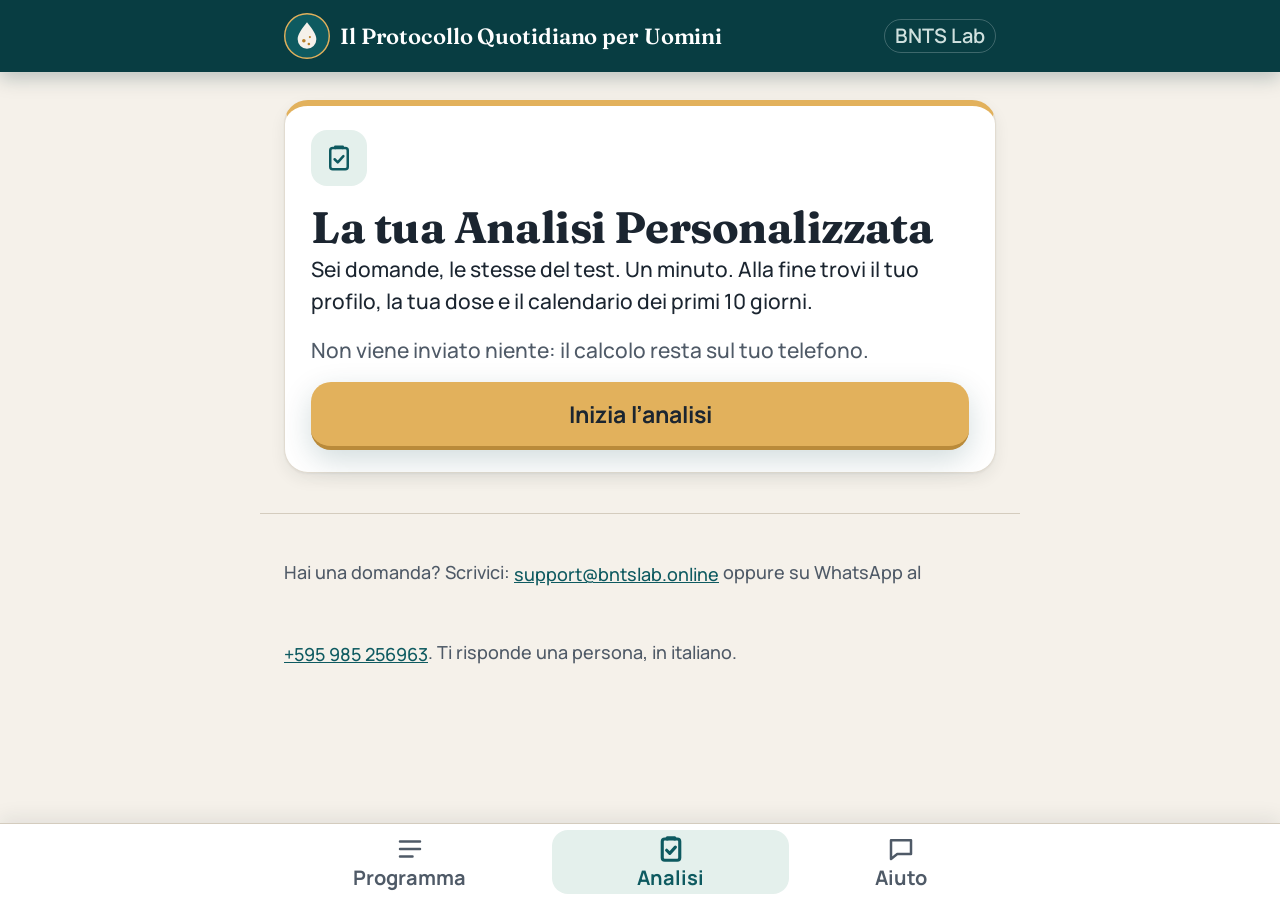
<file: analisi/index.html>
<!DOCTYPE html>
<!--
  LA TUA ANALISI PERSONALIZZATA (area membri, v3: mesmo design system do index.html via ../app.css). Pagina unica pra celular.
  JS puro, zero rede, zero lib. Nada e enviado: o calculo roda no aparelho.
  6 perguntas = as mesmas do quiz (s1 eta, s2 fumo, s4 attivita, s11 alcol, s12 diagnosi, s14 sonno), texto e opcoes identicos.
  Resultado: perfil A/B/C/D + dose + calendario dos primeiros 10 dias (datas a partir de hoje) + 3 dicas.
  localStorage: so pra reabrir no resultado ('analisi-v2') e pra contar no progresso da home ('analisi_fatta'=1); tudo em try/catch.
  Regras de perfil (mesmas do PDF, pag. 5): D = 65+ ou diagnosi "Si, uno o piu" · C = 45-64 · B = ate 44 com >=1 fattore
  (fumo tutti i giorni/in compagnia, alcol regolarmente, sonno < 5 ore, sedentario) · A = ate 44 senza fattori.
  VERSAO DO CACHE: o token 20260927b do ../app.css?v= acompanha o sw.js (LEIA-ME, secao 5).
-->
<html lang="it">
<head>
<meta charset="utf-8">
<meta name="viewport" content="width=device-width, initial-scale=1, viewport-fit=cover">
<meta name="color-scheme" content="light">
<meta name="theme-color" content="#083D42">
<title>La tua Analisi Personalizzata</title>
<meta name="description" content="Sei domande, un minuto: il tuo profilo, la tua dose e il calendario dei primi 10 giorni.">
<meta name="robots" content="noindex,nofollow">
<meta name="referrer" content="no-referrer">
<meta name="apple-mobile-web-app-capable" content="yes">
<meta name="mobile-web-app-capable" content="yes">
<meta name="apple-mobile-web-app-title" content="Il Protocollo">
<meta name="apple-mobile-web-app-status-bar-style" content="black-translucent">
<link rel="manifest" href="../manifest.webmanifest">
<link rel="apple-touch-icon" href="../img/apple-touch-icon.png">
<link rel="icon" type="image/png" sizes="192x192" href="../img/icon-192.png">
<link rel="stylesheet" href="../app.css?v=20260927b">
</head>
<body>

<header class="topbar">
  <div class="wrap topbar-in">
    <svg class="logo" viewBox="0 0 64 64" aria-hidden="true" focusable="false">
      <circle cx="32" cy="32" r="31" fill="#0E5A60" stroke="#E2B15C" stroke-width="2"/>
      <path d="M32 13c-7.5 9.6-13 16.6-13 23.6a13 13 0 0 0 26 0c0-7-5.5-14-13-23.6z" fill="#F5F1EA"/>
      <circle cx="27.6" cy="38.5" r="2.5" fill="#B9802A"/>
      <circle cx="34.6" cy="43.2" r="1.8" fill="#B9802A"/>
      <circle cx="36" cy="33.5" r="1.5" fill="#B9802A"/>
    </svg>
    <p class="wordmark">Il Protocollo Quotidiano per Uomini</p>
    <p class="wordmark-lab">BNTS Lab</p>
  </div>
</header>

<main>

  <!-- 0. Intro -->
  <section id="intro" class="screen" aria-labelledby="titolo">
    <div class="wrap">
      <div class="card intro-card">
        <span class="intro-icon" aria-hidden="true"><svg class="ico" viewBox="0 0 24 24" focusable="false"><rect x="5" y="4" width="14" height="17" rx="2"/><path d="M9 4V3h6v1"/><path d="m8.5 13 2.5 2.5 4.5-5"/></svg></span>
        <h1 id="titolo">La tua Analisi Personalizzata</h1>
        <p class="lead">Sei domande, le stesse del test. Un minuto. Alla fine trovi il tuo profilo, la tua dose e il calendario dei primi 10 giorni.</p>
        <p class="muted">Non viene inviato niente: il calcolo resta sul tuo telefono.</p>
        <button type="button" class="btn btn-gold btn-lg" id="start">Inizia l’analisi</button>
      </div>
    </div>
  </section>

  <!-- 1-6. Domande (una per schermata) -->
  <section id="quiz" class="screen" aria-labelledby="qtitle" hidden>
    <div class="wrap">
      <p class="progress">Domanda <span id="qn">1</span> di 6</p>
      <div class="bar" aria-hidden="true"><i id="barfill"></i></div>
      <div class="card q-card">
        <h2 id="qtitle" tabindex="-1"></h2>
        <div id="opts" role="group" aria-labelledby="qtitle"></div>
      </div>
      <button type="button" class="link" id="back" hidden>&#8592; Torna alla domanda precedente</button>
    </div>
  </section>

  <!-- 7. Risultato -->
  <section id="result" class="screen result" aria-labelledby="rtitle" hidden>
    <div class="wrap">
      <h1 id="rtitle">Ecco la tua analisi</h1>

      <div class="card top-teal" id="profcard">
        <p class="kicker">Il tuo profilo</p>
        <p class="profile"><span class="profile-letter" id="pletter"></span><span class="profile-name" id="pname"></span></p>
        <p class="profile-why" id="pwhy"></p>
      </div>

      <div class="card">
        <h3>La tua dose &middot; un bicchiere da 250 ml</h3>
        <table>
          <tbody>
            <tr><td>Acqua tiepida</td><td>250 ml<small>non bollente</small></td></tr>
            <tr><td>Bicarbonato di sodio</td><td id="d-bic"></td></tr>
            <tr><td>Succo di limone</td><td id="d-lim"></td></tr>
            <tr><td>Zenzero fresco grattugiato</td><td id="d-zen"></td></tr>
            <tr><td>&hellip;oppure zenzero in polvere</td><td id="d-zenp"></td></tr>
            <tr><td>Curcuma in polvere</td><td id="d-cur"></td></tr>
          </tbody>
        </table>
      </div>

      <div class="notice">
        <p><strong>Quando:</strong> al mattino appena sveglio, 30–60 minuti prima di colazione. Oppure la sera, almeno 2 ore dopo cena. A 2 ore da qualsiasi farmaco.</p>
        <p><strong>Quante volte:</strong> un bicchiere ogni 3 giorni. Mai due giorni di fila. Mai più di mezzo cucchiaino di bicarbonato.</p>
      </div>

      <div class="card">
        <h3>I tuoi primi 10 giorni</h3>
        <p>A partire da oggi. I giorni colorati sono quelli del bicchiere: 1, 4, 7 e 10.</p>
        <ol class="cal" id="cal"></ol>
      </div>

      <div class="card top-ocre">
        <h3>Tre consigli per il tuo profilo</h3>
        <ol class="tips" id="tips"></ol>
      </div>

      <div id="extra"></div>

      <p>La ricetta passo dopo passo, i 7 errori da evitare e la pagina «Chi deve parlare col medico prima» li trovi nel PDF <strong>Il Protocollo del Bicarbonato</strong>, nell’area membri.</p>

      <div class="result-actions">
        <a class="btn btn-gold btn-lg" href="../index.html" id="torna">Torna al programma</a>
        <button type="button" class="btn btn-ocre" id="redo">Rifai l’analisi</button>
      </div>
    </div>
  </section>

</main>

<footer class="analisi-footer">
  <div class="wrap legal">
    <p>Hai una domanda? Scrivici: <a href="mailto:support@bntslab.online">support@bntslab.online</a> oppure su WhatsApp al <a href="https://wa.me/595985256963" rel="noopener">+595 985 256963</a>. Ti risponde una persona, in italiano.</p>
  </div>
</footer>

<!-- Barra de abas fixa (a mesma do programma; aqui "Analisi" e a aba ativa) -->
<nav class="tabbar" aria-label="Navigazione principale">
  <div class="tabbar-in">
    <a class="tab" href="../index.html" data-tab="programma">
      <svg class="ico" viewBox="0 0 24 24" aria-hidden="true" focusable="false"><path d="M4 6h16M4 12h16M4 18h10"/></svg>
      <span class="tab-label">Programma</span>
    </a>
    <a class="tab is-active" href="#intro" data-tab="analisi" aria-current="page">
      <svg class="ico" viewBox="0 0 24 24" aria-hidden="true" focusable="false"><rect x="5" y="4" width="14" height="17" rx="2"/><path d="M9 4V3h6v1"/><path d="m8.5 13 2.5 2.5 4.5-5"/></svg>
      <span class="tab-label">Analisi</span>
    </a>
    <a class="tab" href="../index.html#aiuto" data-tab="aiuto">
      <svg class="ico" viewBox="0 0 24 24" aria-hidden="true" focusable="false"><path d="M4 5h16v11H9l-5 4z"/></svg>
      <span class="tab-label">Aiuto</span>
    </a>
  </div>
</nav>

<script>
/* Tutto in un'unica funzione. Nessuna richiesta di rete. localStorage solo per riaprire sul risultato e per il progresso della home: in try/catch, opzionale. */
(function () {
  'use strict';
  var KEY = 'analisi-v2';
  var KEY_FATTA = 'analisi_fatta'; /* letto da ../index.html (hero "X di 8 completati") */

  /* Le 6 domande: testo e opzioni IDENTICI al quiz (s1, s2, s4, s11, s12, s14), nello stesso ordine. */
  var Q = [
    { id: 'eta',      title: 'Per personalizzare la tua ricetta, seleziona la tua età:', opts: ['65+', '55–64', '45–54', '35–44', 'Meno di 35 anni'] },
    { id: 'fumo',     title: 'Fumi?', opts: ['Sì, tutti i giorni', 'Sì, solo in compagnia', 'No, ma fumavo prima', 'Non fumo'] },
    { id: 'sport',    title: 'Fai attività fisica regolarmente?', opts: ['No, sono sedentario', 'Da 1 a 2 volte a settimana', 'Da 3 a 5 volte a settimana', 'Tutti i giorni'] },
    { id: 'alcol',    title: 'Bevi alcolici?', opts: ['Sì, regolarmente', 'Ogni tanto', 'Raramente', 'Non bevo'] },
    { id: 'diagnosi', title: 'Ti hanno mai diagnosticato uno di questi problemi: diabete, pressione alta o colesterolo alto?', opts: ['Sì, uno o più', 'Non ne sono sicuro', 'No, nessuno dei tre'] },
    { id: 'sonno',    title: 'Quante ore dormi a notte?', opts: ['Meno di 5 ore', 'Tra 5 e 7 ore', 'Tra 7 e 9 ore', 'Più di 9 ore'] }
  ];

  var PROFILI = {
    A: { nome: 'Base',     bic: '1/2 cucchiaino raso', bicg: 'circa 2,5 g', lim: '1/2 limone',      zen: '1 cm', zenc: 'circa 1 cucchiaino',  zenp: '1/2 cucchiaino', cur: '1/4 di cucchiaino',
         tips: ['La ricetta base così com’è: non aggiungere niente per «fare di più».',
                'Scegli l’orario, mattino o sera, e tienilo per tutti i 30 giorni.',
                'Nei giorni di pausa: acqua durante la giornata e, se puoi, una camminata.'] },
    B: { nome: 'Attivo',   bic: '1/2 cucchiaino raso', bicg: 'circa 2,5 g', lim: '1 limone intero', zen: '2 cm', zenc: 'circa 2 cucchiaini', zenp: '1 cucchiaino',   cur: '1/2 cucchiaino',
         tips: ['Dose piena di limone, zenzero e curcuma: non ridurla.',
                'La sera del bicchiere, niente alcol. Il giorno dopo fai come vuoi.',
                'Se fumi: la prima sigaretta dopo colazione, mai prima del bicchiere.'] },
    C: { nome: 'Maturo',   bic: '1/2 cucchiaino raso', bicg: 'circa 2,5 g', lim: '1 limone intero', zen: '2 cm', zenc: 'circa 2 cucchiaini', zenp: '1 cucchiaino',   cur: '1/2 cucchiaino',
         tips: ['Dose piena di limone, zenzero e curcuma; bicarbonato sempre mezzo cucchiaino.',
                'Il primo bicchiere in un giorno tranquillo, a casa. Dal secondo, orario fisso.',
                'Se non misuri la pressione da più di un anno, misurala in farmacia prima di iniziare. Se è alta, passi al profilo D.'] },
    D: { nome: 'Delicato', bic: '1/4 di cucchiaino',   bicg: 'circa 1,2 g', lim: '1/2 limone',      zen: '1 cm', zenc: 'circa 1 cucchiaino',  zenp: '1/2 cucchiaino', cur: '1/4 di cucchiaino',
         tips: ['Bicarbonato a un quarto di cucchiaino: è la tua dose, non serve di più.',
                'Prima del primo bicchiere leggi la pagina 9 del Protocollo. Se prendi farmaci, chiedi al farmacista quando metterlo (a 2 ore di distanza).',
                'Pillole al mattino? Il bicchiere la sera, 2 ore dopo cena. Pillole la sera? Il bicchiere al mattino.'] }
  };

  /* a = indice della risposta per ogni domanda (0 = prima opzione). Ritorna { p, perche, fattori } */
  function calcola(a) {
    var eta = a.eta, diag = a.diagnosi === 0;
    var fattori = [];
    if (a.fumo === 0 || a.fumo === 1) fattori.push('fumo');
    if (a.alcol === 0) fattori.push('alcol regolare');
    if (a.sonno === 0) fattori.push('meno di 5 ore di sonno');
    if (a.sport === 0) fattori.push('vita sedentaria');
    if (eta === 0 || diag) {
      var m = [];
      if (eta === 0) m.push('hai 65 anni o più');
      if (diag) m.push('hai una diagnosi di pressione alta, diabete o colesterolo alto');
      return { p: 'D', perche: 'Perché ' + m.join(' e ') + '. Il bicarbonato scende a un quarto di cucchiaino: è la dose giusta per te.', fattori: fattori };
    }
    if (eta === 1 || eta === 2) return { p: 'C', perche: 'Perché hai tra 45 e 64 anni. Limone, zenzero e curcuma a dose piena; bicarbonato base.', fattori: fattori };
    if (fattori.length) return { p: 'B', perche: 'Perché hai meno di 45 anni e almeno un fattore che conta: ' + fattori.join(', ') + '. Limone, zenzero e curcuma a dose piena.', fattori: fattori };
    return { p: 'A', perche: 'Perché hai meno di 45 anni e nessuno dei quattro fattori (fumo, alcol regolare, poco sonno, vita sedentaria). La ricetta base così com’è.', fattori: fattori };
  }
  window.AnalisiCalc = calcola; /* esposto solo per il test automatico (_tool/valida.mjs) */

  var GIORNI = ['Domenica', 'Lunedì', 'Martedì', 'Mercoledì', 'Giovedì', 'Venerdì', 'Sabato'];
  var MESI = ['gennaio', 'febbraio', 'marzo', 'aprile', 'maggio', 'giugno', 'luglio', 'agosto', 'settembre', 'ottobre', 'novembre', 'dicembre'];
  function dataIT(d) { return GIORNI[d.getDay()] + ' ' + d.getDate() + ' ' + MESI[d.getMonth()]; }

  function load() {
    try {
      var o = JSON.parse(window.localStorage.getItem(KEY) || 'null');
      if (!o || typeof o !== 'object' || !o.a || typeof o.a !== 'object') return null;
      for (var i = 0; i < Q.length; i++) { var v = o.a[Q[i].id]; if (typeof v !== 'number' || v < 0 || v >= Q[i].opts.length) return null; }
      return o.a;
    } catch (e) { return null; }
  }
  function save(a) {
    try { window.localStorage.setItem(KEY, JSON.stringify({ a: a, t: Date.now() })); } catch (e) {}
    try { window.localStorage.setItem(KEY_FATTA, '1'); } catch (e) {}
  }
  function clear() { try { window.localStorage.removeItem(KEY); } catch (e) {} }

  var $ = function (id) { return document.getElementById(id); };
  var intro = $('intro'), quiz = $('quiz'), result = $('result');
  var answers = {}, step = 0;

  function show(el) {
    intro.setAttribute('hidden', ''); quiz.setAttribute('hidden', ''); result.setAttribute('hidden', '');
    el.removeAttribute('hidden');
    try { window.scrollTo(0, 0); } catch (e) {}
  }

  function renderQuestion() {
    var q = Q[step];
    $('qn').textContent = String(step + 1);
    $('barfill').style.width = Math.round(((step) / Q.length) * 100) + '%';
    $('qtitle').textContent = q.title;
    var box = $('opts');
    while (box.firstChild) box.removeChild(box.firstChild);
    for (var i = 0; i < q.opts.length; i++) {
      var b = document.createElement('button');
      b.type = 'button'; b.className = 'btn opt'; b.textContent = q.opts[i]; b.setAttribute('data-i', String(i));
      b.addEventListener('click', onAnswer);
      box.appendChild(b);
    }
    if (step > 0) $('back').removeAttribute('hidden'); else $('back').setAttribute('hidden', '');
    show(quiz);
    try { $('qtitle').focus({ preventScroll: true }); } catch (e) {}
  }
  function onAnswer(ev) {
    var i = parseInt(ev.currentTarget.getAttribute('data-i'), 10);
    answers[Q[step].id] = i;
    if (step < Q.length - 1) { step++; renderQuestion(); }
    else { save(answers); renderResult(answers); }
  }

  function renderResult(a) {
    var r = calcola(a), P = PROFILI[r.p];
    $('pletter').textContent = r.p; $('pname').textContent = P.nome; $('pwhy').textContent = r.perche;
    $('profcard').className = 'card ' + (r.p === 'D' ? 'top-ocre' : 'top-teal');
    $('d-bic').innerHTML = ''; $('d-bic').appendChild(document.createTextNode(P.bic));
    var s1 = document.createElement('small'); s1.textContent = P.bicg; $('d-bic').appendChild(s1);
    $('d-lim').textContent = P.lim;
    $('d-zen').innerHTML = ''; $('d-zen').appendChild(document.createTextNode(P.zen));
    var s2 = document.createElement('small'); s2.textContent = P.zenc; $('d-zen').appendChild(s2);
    $('d-zenp').textContent = P.zenp;
    $('d-cur').textContent = P.cur;

    var cal = $('cal'); while (cal.firstChild) cal.removeChild(cal.firstChild);
    var oggi = new Date(); oggi.setHours(12, 0, 0, 0);
    for (var g = 1; g <= 10; g++) {
      var d = new Date(oggi.getTime()); d.setDate(oggi.getDate() + (g - 1));
      var on = (g - 1) % 3 === 0;
      var li = document.createElement('li'); if (on) li.className = 'on';
      var n = document.createElement('span'); n.className = 'n'; n.textContent = 'Giorno ' + g;
      var dd = document.createElement('span'); dd.className = 'd'; dd.textContent = dataIT(d) + (g === 1 ? ' (oggi)' : '');
      var t = document.createElement('span'); t.className = 'tag'; t.textContent = on ? 'Bevi' : 'Pausa';
      var txt = document.createElement('span'); txt.className = 'txt'; txt.appendChild(n); txt.appendChild(dd);
      li.appendChild(txt); li.appendChild(t); cal.appendChild(li);
    }

    var tips = $('tips'); while (tips.firstChild) tips.removeChild(tips.firstChild);
    for (var k = 0; k < P.tips.length; k++) { var tl = document.createElement('li'); tl.textContent = P.tips[k]; tips.appendChild(tl); }

    var extra = $('extra'); while (extra.firstChild) extra.removeChild(extra.firstChild);
    var notes = [];
    if (r.p !== 'D' && a.diagnosi === 1) notes.push('Non sei sicuro della pressione? Misurala in farmacia prima del primo bicchiere: un minuto, pochi euro. Se è alta, il tuo profilo è D: un quarto di cucchiaino.');
    if (r.p !== 'D') notes.push('Se il medico ti ha prescritto una dieta povera di sodio, usa il profilo D: un quarto di cucchiaino di bicarbonato.');
    if (r.p === 'D') notes.push('Prima del primo bicchiere leggi la pagina 9 del Protocollo: «Chi deve parlare col medico prima». Due minuti, e parti tranquillo.');
    if (r.p === 'C' && r.fattori.length) notes.push('Hai segnato anche: ' + r.fattori.join(', ') + '. Vale anche per te il consiglio del profilo B: la sera del bicchiere niente alcol e, se fumi, la prima sigaretta dopo colazione.');
    for (var x = 0; x < notes.length; x++) { var nb = document.createElement('div'); nb.className = 'note'; var np = document.createElement('p'); np.textContent = notes[x]; nb.appendChild(np); extra.appendChild(nb); }

    show(result);
  }

  $('start').addEventListener('click', function () { answers = {}; step = 0; renderQuestion(); });
  $('back').addEventListener('click', function () { if (step > 0) { step--; renderQuestion(); } });
  $('redo').addEventListener('click', function () { clear(); answers = {}; step = 0; renderQuestion(); });

  /* riapre sul risultato se c'è un'analisi salvata; altrimenti intro */
  var saved = load();
  if (saved) { answers = saved; renderResult(saved); } else { show(intro); }

  /* barra de abas: altura real -> --tabbar-real (mesma mecanica do index.html; o rodape nunca fica atras dela) */
  var bar = document.querySelector('.tabbar');
  function setBarH() {
    if (!bar) { return; }
    try { document.documentElement.style.setProperty('--tabbar-real', bar.offsetHeight + 'px'); document.body.className += (document.body.className ? ' ' : '') + 'js-bar'; } catch (e) {}
  }
  try { if (window.ResizeObserver) { new ResizeObserver(setBarH).observe(bar); } else { setBarH(); window.addEventListener('resize', setBarH); } } catch (e) {}
})();
</script>

</body>
</html>
</file>
<file: app.css>
/* ==========================================================================
   app.css — design system "Il tuo programma" (v3 · 2026-09-25)
   Documentação: DESIGN.md. Usado por index.html e analisi/index.html.
   Réguas fixas (valida.mjs prova): texto >= 20 px (rodapé >= 16), alvo de
   toque >= 60 px, contraste >= 4,5:1, zero requisição externa (fontes em fonts/).
   Caminhos relativos a ESTE arquivo (fonts/ mora ao lado dele).
   ========================================================================== */

/* ---------- 1. Fontes auto-hospedadas (OFL, ver fonts/LICENZA.txt) ---------- */
@font-face{font-family:"Fraunces";font-style:normal;font-weight:100 900;font-display:swap;
  src:url("fonts/fraunces-var-latin.woff2") format("woff2");
  unicode-range:U+0000-00FF,U+0131,U+0152-0153,U+02BB-02BC,U+02C6,U+02DA,U+02DC,U+0304,U+0308,U+0329,U+2000-206F,U+20AC,U+2122,U+2191,U+2193,U+2212,U+2215,U+FEFF,U+FFFD}
@font-face{font-family:"Manrope";font-style:normal;font-weight:200 800;font-display:swap;
  src:url("fonts/manrope-var-latin.woff2") format("woff2");
  unicode-range:U+0000-00FF,U+0131,U+0152-0153,U+02BB-02BC,U+02C6,U+02DA,U+02DC,U+0304,U+0308,U+0329,U+2000-206F,U+20AC,U+2122,U+2191,U+2193,U+2212,U+2215,U+FEFF,U+FFFD}

/* ---------- 2. Tokens ---------- */
:root{
  /* superfícies */
  --bg:#F5F1EA;        /* página (creme) */
  --bg-2:#EDE7DC;      /* creme mais fundo: chips neutros, faixas */
  --card:#FFFFFF;
  --line:#E2DCD1;
  --line-2:#D4CCBE;
  /* texto */
  --ink:#1B2530;
  --ink-2:#3E4956;
  --muted:#4F5A67;     /* >= 6:1 sobre creme e branco */
  /* marca */
  --teal:#0E5A60;
  --teal-dark:#0A464B;
  --teal-soft:#E4F0EC;
  --shell:#083D42;     /* casca escura: barra do topo, hero, cartão Analisi */
  --shell-2:#0B4C52;
  --shell-3:#062F33;
  --ocre:#B9802A;      /* só borda, filete e detalhe: NUNCA texto branco em cima */
  --ocre-text:#7A5218; /* texto ocre legível (>= 5,7:1 sobre --ocre-soft) */
  --ocre-soft:#F6EAD3;
  --gold:#E2B15C;      /* acento no escuro (botão Continua, anel de progresso) */
  --gold-2:#F0CB86;
  --wa:#17703F; --wa-dark:#0F5A31; --wa-soft:#E3F2E8;
  --on-dark:#FFFFFF;
  --on-dark-2:#CFE0DE;
  /* tipografia */
  --font-ui:"Manrope","Segoe UI",system-ui,-apple-system,Roboto,"Helvetica Neue",Arial,sans-serif;
  --font-display:"Fraunces",Georgia,"Times New Roman",serif;
  /* raios, sombras, movimento */
  --r-xl:24px; --r-lg:20px; --r-md:16px; --r-sm:12px; --r-pill:999px;
  --sh-1:0 1px 2px rgba(27,37,48,.05),0 6px 16px rgba(27,37,48,.07);
  --sh-2:0 10px 30px rgba(8,61,66,.18);
  --t-fast:150ms; --t:220ms; --ease:cubic-bezier(.2,.7,.2,1);
  /* medidas do shell */
  --topbar-h:64px;
  --tabbar-h:calc(3.2rem + 13px); /* aba 3.2rem + 6+6 de padding + 1 de borda: cresce junto com a fonte do aparelho */
  --gutter:16px;
  --focus:0 0 0 4px var(--gold);
}

/* ---------- 3. Base ---------- */
*,*::before,*::after{box-sizing:border-box}
[hidden]{display:none !important}
/* base 125%: 1rem = 20 px (cresce junto se o aparelho usa fonte maior) */
html{font-size:125%;-webkit-text-size-adjust:100%;text-size-adjust:100%;background:var(--bg)}
body{
  margin:0;background:var(--bg);color:var(--ink);
  font-family:var(--font-ui);font-size:1rem;line-height:1.55;font-weight:500;
  overflow-wrap:break-word;-webkit-font-smoothing:antialiased;
  padding-bottom:calc(var(--tabbar-h) + 24px);
  padding-bottom:calc(var(--tabbar-h) + 24px + env(safe-area-inset-bottom));
}
/* com JS a altura REAL da barra de abas e medida (ResizeObserver) e vira --tabbar-real (ja inclui a safe-area) */
body.js-bar{padding-bottom:calc(var(--tabbar-real,0px) + 24px)}
.wrap{max-width:760px;margin:0 auto;padding:0 var(--gutter)}
@supports (padding:max(0px)){
  .wrap{padding-left:max(var(--gutter),env(safe-area-inset-left));padding-right:max(var(--gutter),env(safe-area-inset-right))}
}
h1,h2,h3{font-family:var(--font-display);font-weight:700;margin:0;letter-spacing:-.01em;line-height:1.15}
h1{font-size:1.6rem}
h2{font-size:1.35rem;line-height:1.2}
h3{font-size:1.15rem}
p{margin:0 0 .8rem}
p:last-child{margin-bottom:0}
a{color:var(--teal)}
strong{font-weight:700}
img,svg{display:block}
button{font:inherit;color:inherit}
:focus{outline:none}
:focus-visible{box-shadow:var(--focus);outline:3px solid var(--ink);outline-offset:2px}
.sr-only{position:absolute;width:1px;height:1px;margin:-1px;padding:0;overflow:hidden;clip:rect(0 0 0 0);white-space:nowrap;border:0}
.muted{color:var(--muted)}
.ico{width:1.5rem;height:1.5rem;flex:0 0 auto;fill:none;stroke:currentColor;stroke-width:2;stroke-linecap:round;stroke-linejoin:round}
.ico-fill{width:1.5rem;height:1.5rem;flex:0 0 auto;fill:currentColor}

/* ---------- 4. Barra do topo (fixa) ---------- */
.topbar{
  position:-webkit-sticky;position:sticky;top:0;z-index:30;
  background:var(--shell);color:var(--on-dark);
  padding-top:env(safe-area-inset-top);
  box-shadow:0 1px 0 rgba(255,255,255,.06),0 6px 18px rgba(6,47,51,.25);
}
.topbar-in{display:flex;align-items:center;gap:10px;min-height:var(--topbar-h);padding-top:8px;padding-bottom:8px}
.logo{flex:0 0 auto;width:42px;height:42px}
.wordmark{flex:1 1 auto;min-width:0;margin:0;font-family:var(--font-display);font-weight:600;font-size:1rem;line-height:1;color:var(--on-dark);letter-spacing:-.005em;text-wrap:balance}
.wordmark-lab{flex:0 0 auto;margin:0;font-size:1rem;font-weight:600;line-height:1.2;color:var(--on-dark-2);white-space:nowrap;padding:4px 10px;border:1px solid rgba(255,255,255,.22);border-radius:var(--r-pill)}
@media (max-width:339px){.wordmark-lab{display:none}}

/* ---------- 5. Hero "Il tuo percorso" ---------- */
.hero{
  position:relative;overflow:hidden;
  background-color:var(--shell);color:var(--on-dark);
  padding:1rem 0 1.4rem;
  border-bottom-left-radius:28px;border-bottom-right-radius:28px;
}
.hero::before{content:"";position:absolute;right:-90px;top:-120px;width:320px;height:320px;border-radius:50%;
  background:radial-gradient(closest-side,rgba(226,177,92,.22),rgba(226,177,92,0));pointer-events:none}
.hero .wrap{position:relative}
.hero h1{font-size:1.7rem;margin:0 0 .3rem;color:var(--on-dark)}
.hero-lead{font-size:1.05rem;line-height:1.45;color:var(--on-dark-2);margin:0 0 .8rem;max-width:34em}
.progress-card{
  display:flex;align-items:center;gap:14px;
  background-color:var(--shell-2);border:1px solid rgba(255,255,255,.12);border-radius:var(--r-lg);
  padding:12px 14px;margin:0 0 .8rem;
}
.ring{position:relative;flex:0 0 auto;width:92px;height:92px}
.ring svg{width:100%;height:100%;transform:rotate(-90deg)}
.ring-bg{fill:none;stroke:rgba(255,255,255,.16);stroke-width:10}
.ring-fg{fill:none;stroke:var(--gold);stroke-width:10;stroke-linecap:round;stroke-dasharray:327;stroke-dashoffset:327;transition:stroke-dashoffset 600ms var(--ease)}
.ring-num{position:absolute;left:0;right:0;top:50%;transform:translateY(-50%);margin:0;text-align:center;
  font-family:var(--font-display);font-weight:700;font-size:1.5rem;line-height:1;color:var(--on-dark)}
.ring-den{font-size:1rem;font-weight:600;color:var(--on-dark-2);margin-left:1px}
.progress-text{flex:1 1 auto;min-width:0}
.progress-count{margin:0 0 .25rem;font-size:1.05rem;font-weight:700;color:var(--on-dark)}
.progress-count strong{font-family:var(--font-display);font-size:1.25rem}
.progress-next{margin:0;font-size:1rem;line-height:1.4;color:var(--on-dark-2)}
.progress-next [data-next]{color:var(--on-dark);font-weight:700}

/* ---------- 6. Botões ---------- */
.btn{
  display:flex;align-items:center;justify-content:center;gap:.6rem;text-align:center;
  width:100%;min-height:3.2rem;padding:.7rem 1rem;margin:0;
  background:var(--teal);color:#FFFFFF;text-decoration:none;
  font-family:inherit;font-size:1.05rem;font-weight:700;line-height:1.25;
  border:0;border-bottom:4px solid var(--teal-dark);border-radius:var(--r-md);cursor:pointer;
  touch-action:manipulation;-webkit-tap-highlight-color:transparent;-webkit-appearance:none;appearance:none;
  transition:background-color var(--t-fast) var(--ease),transform var(--t-fast) var(--ease),box-shadow var(--t-fast) var(--ease);
}
.btn:hover{background:var(--teal-dark)}
.btn:active{background:var(--teal-dark);transform:translateY(2px)}
.btn + .btn{margin-top:.9rem}
.btn svg{width:1.5rem;height:1.5rem;flex:0 0 auto}
.btn-lg{min-height:3.4rem;font-size:1.15rem;border-radius:var(--r-lg)}
.btn-gold{background:var(--gold);color:var(--ink);border-bottom-color:#B98A3A;box-shadow:var(--sh-2)}
.btn-gold:hover{background:var(--gold-2)}
.btn-gold:active{background:var(--gold-2)}
.btn-secondary{background:var(--card);color:var(--teal);border:3px solid var(--teal);border-bottom-width:5px}
.btn-secondary:hover,.btn-secondary:active{background:var(--teal-soft)}
.btn-wa{background:var(--wa);border-bottom-color:var(--wa-dark)}
.btn-wa:hover,.btn-wa:active{background:var(--wa-dark)}
.btn-ocre{background:var(--card);color:var(--ocre-text);border:3px solid var(--ocre);border-bottom-width:5px}
.btn-ocre:hover,.btn-ocre:active{background:var(--ocre-soft)}
.link{
  display:inline-flex;align-items:center;min-height:3rem;padding:.6rem 0;margin:.6rem 0 0;
  background:none;border:0;color:var(--teal);font-family:inherit;font-size:1rem;font-weight:700;
  text-decoration:underline;cursor:pointer;touch-action:manipulation;-webkit-tap-highlight-color:transparent;
}

/* ---------- 7. Cartão "Aggiungi alla schermata Home" (<details>: fechado = 1 linha; abre sem JS) ---------- */
.install{padding:1rem 0 0}
.install-card{padding:0;border:1px solid var(--line);border-left:6px solid var(--gold);overflow:hidden}
.install-summary{
  display:flex;align-items:center;gap:10px;min-height:3.2rem;padding:8px 12px;cursor:pointer;
  list-style:none;touch-action:manipulation;-webkit-tap-highlight-color:transparent;
}
.install-summary::-webkit-details-marker{display:none}
.install-summary::marker{content:""}
.install-icon{flex:0 0 auto;width:44px;height:44px;display:flex;align-items:center;justify-content:center;border-radius:12px;background:var(--ocre-soft);color:var(--ocre-text)}
.install-title{flex:1 1 auto;min-width:0;display:block;font-size:1rem;line-height:1.2;margin:0;font-family:var(--font-ui);font-weight:800;color:var(--ink)}
.install-chev{flex:0 0 auto;width:1.3rem;height:1.3rem;color:var(--teal);transition:transform var(--t) var(--ease)}
.install-card[open] .install-chev{transform:rotate(180deg)}
.install-body{padding:2px 12px 12px}
.install-sub{margin:0 0 .6rem;color:var(--muted);line-height:1.35}
.install-how{margin:0 0 .6rem;padding:.6rem .8rem;background:var(--bg);border-radius:var(--r-sm);line-height:1.45}
.install-how .ico{display:inline-block;vertical-align:-.3em;width:1.2rem;height:1.2rem}
.install-body .btn{min-height:3rem}

/* ---------- 8. Cartões e seções ---------- */
.programma{padding:1.2rem 0 0}
.group-label{margin:1.4rem 0 .7rem;padding:0 4px;font-size:1rem;font-weight:800;letter-spacing:.04em;text-transform:uppercase;color:var(--teal)}
.group-label:first-child{margin-top:0}
.card{
  background:var(--card);border:1px solid var(--line);border-radius:var(--r-xl);
  padding:18px 16px 16px;box-shadow:var(--sh-1);
}
.card + .card,.card + .how,.how + .card{margin-top:16px}
.item{scroll-margin-top:calc(var(--topbar-real,var(--topbar-h)) + 12px);transition:box-shadow var(--t) var(--ease)}
.item.is-highlight{box-shadow:0 0 0 4px var(--gold),var(--sh-2)}
.card-head{display:flex;flex-wrap:wrap;align-items:center;gap:8px;margin:0 0 .7rem}
.num{
  margin:0;flex:0 0 auto;display:inline-flex;align-items:center;justify-content:center;
  width:2.2rem;height:2.2rem;border:3px solid var(--ocre);border-radius:50%;background:var(--card);
  font-family:var(--font-display);font-size:1.1rem;line-height:1;font-weight:700;color:var(--ink);
}
.item-icon{flex:0 0 auto;display:inline-flex;align-items:center;justify-content:center;width:2.2rem;height:2.2rem;border-radius:12px;background:var(--teal-soft);color:var(--teal)}
.item-icon .ico,.item-icon .ico-fill{width:1.3rem;height:1.3rem}
.chip{
  margin:0 0 0 auto;display:inline-flex;align-items:center;gap:6px;
  min-height:2rem;padding:.2rem .7rem;border-radius:var(--r-pill);
  font-size:1rem;line-height:1.2;font-weight:700;white-space:nowrap;
  background:var(--bg-2);color:var(--ink-2);
}
.chip-doing{background:var(--ocre-soft);color:var(--ocre-text)}
.chip-done,.seen{background:var(--teal-soft);color:var(--teal-dark)}
.seen{margin:0 0 0 auto;display:inline-flex;align-items:center;min-height:2rem;padding:.2rem .7rem;font-size:1rem;line-height:1.2;font-weight:700;border-radius:var(--r-pill);white-space:nowrap}
.card h2{margin:0 0 .3rem}
.sub{margin:0 0 .8rem;color:var(--muted)}
.dur{display:flex;align-items:center;gap:.4rem;margin:0 0 .8rem;color:var(--muted)}
.dur .ico{width:1.2rem;height:1.2rem}
.card .btn{margin-top:.4rem}
.card .btn + .btn{margin-top:.9rem}

/* caixa de instruções (logo depois da Lezione 1) */
.how{border-left:6px solid var(--ocre)}
ol.steps{list-style:none;margin:0;padding:0;counter-reset:passo}
ol.steps li{position:relative;counter-increment:passo;padding:0 0 0 2.6rem;margin:0 0 .9rem;min-height:2rem;line-height:1.45}
ol.steps li:last-child{margin-bottom:0}
ol.steps li::before{
  content:counter(passo);position:absolute;left:0;top:0;width:2rem;height:2rem;
  display:flex;align-items:center;justify-content:center;
  border:3px solid var(--ocre);border-radius:50%;background:var(--card);
  font-family:var(--font-display);font-weight:700;font-size:1.05rem;line-height:1;color:var(--ink);
}
.next-hint{margin:1rem 0 0;padding:0 .2rem;text-align:center;color:var(--muted)}

/* PDF em destaque (Protocollo): miniatura da capa + texto */
.pdf-row{display:flex;gap:14px;align-items:flex-start;margin:0 0 .4rem}
.pdf-thumb{flex:0 0 auto;width:104px;border-radius:10px;overflow:hidden;border:1px solid var(--line-2);box-shadow:var(--sh-1);background:var(--card)}
.pdf-thumb img{width:100%;height:auto}
.pdf-row > div{flex:1 1 auto;min-width:0}

/* cartão Analisi (escuro, chamada forte) */
.card-analisi{background:var(--shell);color:var(--on-dark);border-color:var(--shell-3)}
.card-analisi .num{border-color:var(--gold);background:var(--shell);color:var(--on-dark)}
.card-analisi .item-icon{background:var(--shell-2);color:var(--gold)}
.card-analisi h2{color:var(--on-dark)}
.card-analisi .sub{color:var(--on-dark-2)}

/* grade dos bônus: 2 colunas a partir de 360 px; Bonus 3 (vídeo) e Super Bonus ocupam a linha inteira */
.bonus-grid{display:grid;grid-template-columns:1fr;gap:16px}
.bonus-grid .card{margin:0}
@media (min-width:360px){
  .bonus-grid{grid-template-columns:1fr 1fr}
  .bonus-grid .span-2{grid-column:1 / -1}
  .tile{padding:14px 12px 12px;display:flex;flex-direction:column}
  .tile h2{font-size:1rem;line-height:1.25}
  .tile .sub{flex:1 1 auto}
  .tile .card-head{flex-wrap:wrap;gap:6px}
  .tile .chip{margin-left:0;width:100%;justify-content:center}
}
.card-super{border:2px solid var(--gold);background:linear-gradient(180deg,#FFFDF8,#FFFFFF);background-color:#FFFFFF}
.card-super .item-icon{background:var(--ocre-soft);color:var(--ocre-text)}

/* ---------- 9. Vídeo: player + capa de toque ---------- */
.video-card{border-top:0}
.video-box{margin:.4rem auto 0}
.video{
  position:relative;width:100%;padding-top:56.25%;
  background:var(--shell-3);border-radius:var(--r-md);overflow:hidden;
}
.video video{position:absolute;top:0;left:0;width:100%;height:100%;border:0;background:var(--shell-3)}
.video-box + .btn{margin-top:1rem}
/* capa de toque: cobre o player inteiro. Vem hidden no HTML; quem mostra é o script (sem JS = player nativo) */
.cover{
  position:absolute;top:0;left:0;width:100%;height:100%;z-index:1;
  display:flex;flex-direction:column;align-items:center;justify-content:center;
  margin:0;padding:8px 12px;border:0;border-radius:0;cursor:pointer;
  background-color:var(--shell);color:#FFFFFF;text-align:center;
  font-family:inherit;font-size:1rem;font-weight:700;line-height:1.2;
  touch-action:manipulation;-webkit-tap-highlight-color:transparent;-webkit-appearance:none;appearance:none;
}
.cover-img{position:absolute;top:0;left:0;width:100%;height:100%;object-fit:cover;z-index:0;transition:transform var(--t) var(--ease)}
.cover-scrim{position:absolute;top:0;left:0;width:100%;height:100%;z-index:1;pointer-events:none;
  background:linear-gradient(180deg,rgba(8,61,66,.12) 0%,rgba(8,61,66,.42) 55%,rgba(8,61,66,.78) 100%)}
.cover-icon{position:relative;z-index:2;flex:0 0 auto;display:block;width:clamp(72px,20vw,104px);height:clamp(72px,20vw,104px);margin:0 0 6px;
  filter:drop-shadow(0 6px 14px rgba(6,47,51,.45));transition:transform var(--t-fast) var(--ease)}
.cover-text{position:relative;z-index:2;display:block;max-width:24em;padding:.25rem .7rem;border-radius:var(--r-sm);background:var(--shell);color:#FFFFFF}
.cover-dur{position:absolute;z-index:2;top:10px;right:10px;margin:0;padding:.15rem .6rem;border-radius:var(--r-pill);background:var(--shell);color:#FFFFFF;font-size:1rem;font-weight:700;line-height:1.3;font-variant-numeric:tabular-nums}
.cover:hover .cover-img{transform:scale(1.03)}
.cover:hover .cover-icon,.cover:active .cover-icon{transform:scale(1.06)}
.cover:active .cover-icon{opacity:.85}
.cover:focus-visible{outline:4px solid #FFFFFF;outline-offset:-8px;box-shadow:none}
/* tela muito estreita: ícone ao lado do texto, senão o texto de 20 px não cabe na altura do player */
@media (max-width:349px){
  .cover{flex-direction:row;text-align:left;padding:6px 8px}
  .cover-icon{margin:0 10px 0 0}
  .cover-text{padding:.2rem .5rem}
}
/* navegador atual: a caixa cresce se o texto da capa precisar de mais altura que 16:9 (fonte do sistema aumentada) */
@supports (aspect-ratio:16/9){
  .video{padding-top:0;display:grid}
  .video video{position:static;grid-area:1/1;align-self:center;height:auto;aspect-ratio:16/9}
  .cover{position:relative;grid-area:1/1;height:auto;align-self:stretch}
}

/* ---------- 10. Aiuto ---------- */
.aiuto{padding:1.6rem 0 0;scroll-margin-top:calc(var(--topbar-real,var(--topbar-h)) + 12px)}
.help-grid{display:grid;grid-template-columns:1fr;gap:16px;margin:0 0 1rem}
.help-card{
  display:flex;align-items:center;gap:14px;min-height:5rem;padding:14px 16px;
  border-radius:var(--r-lg);text-decoration:none;color:var(--ink);
  background:var(--card);border:2px solid var(--line-2);box-shadow:var(--sh-1);
  touch-action:manipulation;-webkit-tap-highlight-color:transparent;
  transition:transform var(--t-fast) var(--ease),background-color var(--t-fast) var(--ease);
}
.help-card:active{transform:translateY(2px)}
.help-icon{flex:0 0 auto;width:56px;height:56px;display:flex;align-items:center;justify-content:center;border-radius:16px;color:#FFFFFF}
.help-icon svg{width:30px;height:30px}
.help-wa .help-icon{background:var(--wa)}
.help-mail .help-icon{background:var(--teal)}
.help-wa:hover{background:var(--wa-soft)}
.help-mail:hover{background:var(--teal-soft)}
.help-text{flex:1 1 auto;min-width:0}
.help-label{display:block;font-weight:800;font-size:1.05rem;line-height:1.25;color:var(--ink)}
.help-value{display:block;color:var(--muted);line-height:1.35;overflow-wrap:anywhere;-webkit-user-select:all;user-select:all}
.estratto{margin:1rem 0 0}
.garanzia{margin:.6rem 0 0}
.aiuto-note{background:var(--card);border:1px solid var(--line);border-radius:var(--r-lg);padding:14px 16px}

/* ---------- 11. Rodapé legal ---------- */
footer{padding:1.2rem 0 1rem}
.legal{font-size:.85rem;line-height:1.6;color:var(--muted);border-top:1px solid var(--line-2);padding-top:1rem}
.legal p{margin:0 0 .5rem}
.legal a{color:var(--teal);display:inline-block;padding:.6rem 0;overflow-wrap:anywhere;touch-action:manipulation;-webkit-tap-highlight-color:transparent}
.legal a:active{color:var(--ink)}
.links{margin:0}
.links a{display:block;padding:.6rem 0;margin-top:1rem}

/* ---------- 12. Barra de navegação inferior (3 abas) ---------- */
.tabbar{
  position:fixed;left:0;right:0;bottom:0;z-index:30;
  background:var(--card);border-top:1px solid var(--line-2);
  box-shadow:0 -6px 18px rgba(27,37,48,.08);
  padding-bottom:env(safe-area-inset-bottom);
}
.tabbar-in{display:flex;max-width:760px;margin:0 auto;padding:6px 8px}
.tab{
  flex:1 1 auto;min-width:0;display:flex;flex-direction:column;align-items:center;justify-content:center;gap:2px;
  min-height:3.2rem;padding:4px 4px;border-radius:var(--r-md);
  color:var(--muted);text-decoration:none;font-size:1rem;font-weight:700;line-height:1.2;
  touch-action:manipulation;-webkit-tap-highlight-color:transparent;
  transition:background-color var(--t-fast) var(--ease),color var(--t-fast) var(--ease);
}
.tab .ico,.tab .ico-fill{width:1.5rem;height:1.5rem}
.tab:hover{background:var(--bg)}
.tab.is-active{color:var(--teal);background:var(--teal-soft)}
.tab.is-active .ico{stroke-width:2.5}
.tab-label{display:block;max-width:100%;text-align:center;-webkit-hyphens:auto;hyphens:auto;overflow-wrap:anywhere} /* so quebra se a fonte do aparelho for enorme */

/* ---------- 13. Analisi ---------- */
.screen{padding:1.4rem 0 1rem}
.lead{font-size:1.05rem}
.intro-card{border-top:6px solid var(--gold)}
.intro-icon{width:56px;height:56px;display:flex;align-items:center;justify-content:center;border-radius:16px;background:var(--teal-soft);color:var(--teal);margin:0 0 .8rem}
.intro-icon .ico{width:30px;height:30px}
.progress{margin:0 0 .5rem;font-size:1rem;font-weight:800;letter-spacing:.04em;text-transform:uppercase;color:var(--teal)}
.bar{height:12px;background:var(--bg-2);border-radius:6px;overflow:hidden;margin:0 0 1rem}
.bar i{display:block;height:100%;width:0;background:var(--teal);border-radius:6px;transition:width var(--t) var(--ease)}
.q-card{padding:18px 16px 16px}
.q-card h2{margin:0 0 1rem}
/* opções de resposta: brancas, borda petróleo, texto à esquerda, "bolinha" de rádio */
.opt{
  background:var(--card);color:var(--ink);justify-content:flex-start;text-align:left;
  border:3px solid var(--line-2);border-bottom-width:5px;font-weight:700;padding-left:.9rem;
}
.opt::before{content:"";flex:0 0 auto;width:1.2rem;height:1.2rem;border-radius:50%;border:3px solid var(--teal);background:var(--card)}
.opt:hover{background:var(--teal-soft);border-color:var(--teal)}
.opt:active{background:var(--teal-soft);border-color:var(--teal);transform:translateY(2px)}
.opt + .opt{margin-top:.8rem}
.kicker{margin:0 0 .3rem;font-size:1rem;font-weight:800;letter-spacing:.04em;text-transform:uppercase;color:var(--teal)}
/* carta do perfil */
#profcard.card{background:var(--shell);color:var(--on-dark);border-color:var(--shell-3);padding:20px 16px}
#profcard .kicker{color:var(--gold)}
.profile{display:flex;align-items:center;gap:14px;margin:0 0 .8rem;font-family:var(--font-display);font-size:1.5rem;line-height:1.1;color:var(--on-dark)}
.profile-letter{flex:0 0 auto;width:4rem;height:4rem;display:inline-flex;align-items:center;justify-content:center;border-radius:50%;
  background:var(--gold);color:var(--ink);font-size:2.2rem;font-weight:700}
#profcard.top-ocre .profile-letter{background:var(--gold-2)}
#profcard p{color:var(--on-dark)}
.profile-why{color:var(--on-dark-2) !important}
table{width:100%;border-collapse:collapse;font-size:1rem}
td{padding:.55rem 0;border-bottom:1px solid var(--line);vertical-align:top;line-height:1.35}
tr:last-child td{border-bottom:0}
td:first-child{color:var(--muted);padding-right:.8rem;width:52%}
td:last-child{font-weight:800;text-align:right}
td small{display:block;font-size:1rem;font-weight:500;color:var(--muted)}
.notice{background:var(--shell);color:#FFFFFF;border-radius:var(--r-lg);padding:16px;margin:0 0 1rem}
.notice p{color:#FFFFFF}
.notice strong{color:var(--gold-2)}
/* calendário em chips */
.cal{list-style:none;margin:0;padding:0;display:grid;grid-template-columns:1fr 1fr;gap:8px}
.cal li{display:flex;flex-direction:column;gap:.15rem;padding:.6rem .7rem;border-radius:var(--r-md);background:var(--bg);border:2px solid var(--line)}
.cal li.on{background:var(--teal-soft);border-color:var(--teal)}
.cal .txt{display:flex;flex-direction:column;min-width:0}
.cal .n{display:block;font-family:var(--font-display);font-weight:700;font-size:1.1rem;line-height:1.2}
.cal .d{display:block;line-height:1.3;color:var(--muted)}
.cal .tag{display:inline-flex;align-self:flex-start;margin-top:.3rem;font-size:1rem;font-weight:800;letter-spacing:.03em;text-transform:uppercase;padding:.1rem .6rem;border-radius:var(--r-pill);border:2px solid var(--line-2);color:var(--muted);background:var(--card)}
.cal li.on .tag{background:var(--teal);border-color:var(--teal);color:#FFFFFF}
ol.tips{margin:0;padding:0;list-style:none;counter-reset:t}
ol.tips li{position:relative;counter-increment:t;padding:0 0 0 2.6rem;margin:0 0 .9rem;min-height:2rem;line-height:1.45}
ol.tips li:last-child{margin-bottom:0}
ol.tips li::before{
  content:counter(t);position:absolute;left:0;top:0;width:2rem;height:2rem;
  display:flex;align-items:center;justify-content:center;
  border:3px solid var(--ocre);border-radius:50%;background:var(--card);
  font-family:var(--font-display);font-weight:700;font-size:1.05rem;line-height:1;color:var(--ink);
}
.note{background:var(--card);border:1px solid var(--line);border-left:6px solid var(--ocre);border-radius:var(--r-md);padding:.8rem .9rem;margin:0 0 1rem}
.result .card{margin:0 0 1rem}
.result-actions{margin:1.2rem 0 0}
.result-actions .btn + .btn{margin-top:.9rem}
.analisi-footer{padding:1rem 0 1rem}
.analisi-footer .legal{font-size:.9rem}
/* os 2 links ficam em linhas vizinhas: inline-block com margem vertical = >= 16 px entre os alvos */
.analisi-footer .legal a{display:inline-block;min-height:3rem;line-height:3rem;padding:0;margin:.5rem 0;vertical-align:middle}

/* ---------- 14. Telas maiores ---------- */
@media (min-width:480px){
  .wordmark{font-size:1.1rem}
}
@media (min-width:700px){
  :root{--gutter:24px;--topbar-h:72px}
  body{font-size:1.05rem}
  h1{font-size:2.2rem}
  h2{font-size:1.6rem}
  .hero{padding:2rem 0 2.2rem}
  .hero h1{font-size:2.2rem}
  .progress-card{padding:18px 22px}
  .card{padding:24px 26px 22px}
  .tile{padding:20px 20px 18px}
  .tile h2{font-size:1.15rem}
  .help-grid{grid-template-columns:1fr 1fr}
  .cover-icon{margin-bottom:14px}
  .cover{font-size:1.2rem}
  .cal{grid-template-columns:repeat(5,1fr)}
  .logo{width:46px;height:46px}
}

/* ---------- 15. Celular deitado: some a barra (não come o vídeo) e o vídeo cabe inteiro na tela ---------- */
@media (orientation:landscape) and (max-height:499px){
  body,body.js-bar{padding-bottom:0}
  .tabbar{display:none}
  .video-box{max-width:calc(100vh * 16 / 9 - 12px)}
}

/* ---------- 16. Movimento e impressão ---------- */
@media (prefers-reduced-motion:reduce){
  *,*::before,*::after{animation:none !important;transition:none !important;scroll-behavior:auto !important}
}
@media print{
  body{padding-bottom:0}
  .tabbar,.topbar,.install{display:none}
}
</file>
